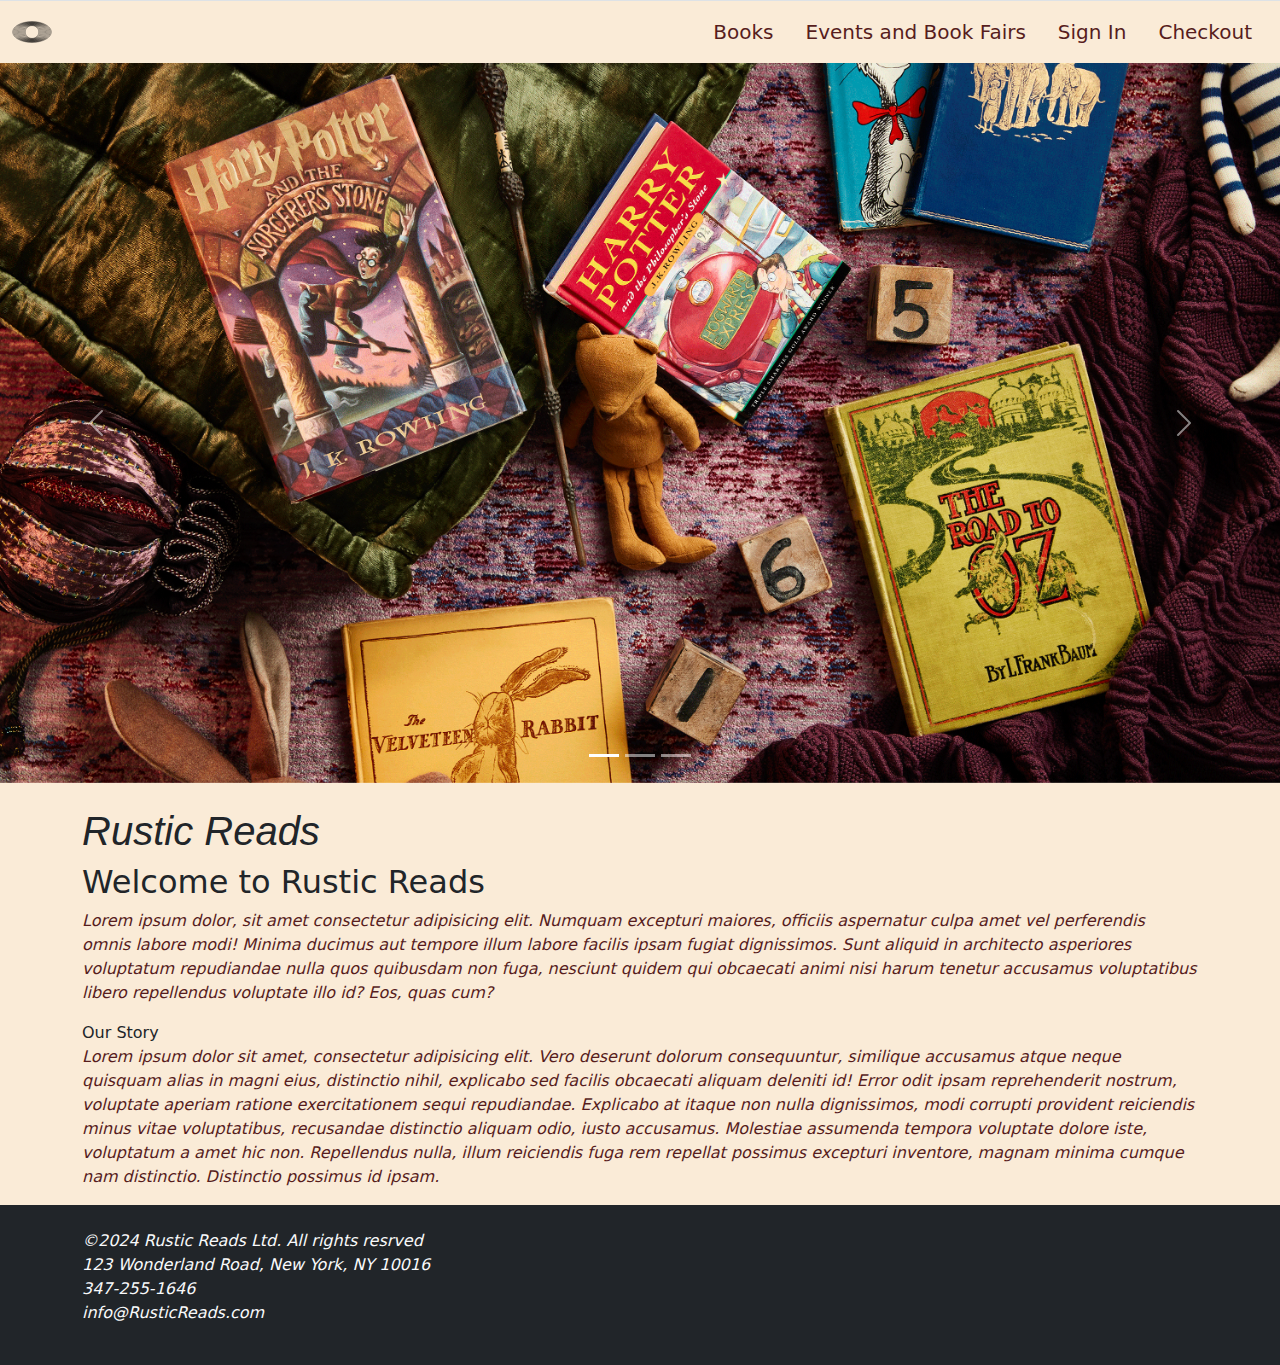
<file: index.html>
<!DOCTYPE html>
<html lang="en">
  <head>
    <meta charset="UTF-8" />
    <meta name="viewport" content="width=device-width, initial-scale=1.0" />
    <title>Rustic Reads</title>
    <link rel="stylesheet" href="/css/bootstrap.css" />
    <link rel="stylesheet" href="/css/custom.css" />
  </head>
  <body>
    <script
      src="https://cdn.jsdelivr.net/npm/bootstrap@5.3.3/dist/js/bootstrap.bundle.min.js"
      integrity="sha384-YvpcrYf0tY3lHB60NNkmXc5s9fDVZLESaAA55NDzOxhy9GkcIdslK1eN7N6jIeHz"
      crossorigin="anonymous"
    ></script>
    <header class="border-top  container-fluid d-flex justify-content-between align-items-center py-2">
      <a href="index.html">
        <img src="images/logoipsum-271.svg" style="background-color: antiquewhite" alt="Logo" />
      </a>
      <nav class="nav">
        <a class="nav-link" href="books.html">Books</a>
        <a class="nav-link" href="">Events and Book Fairs</a>
        <a class="nav-link" href="./login.html">Sign In</a>
        <a class="nav-link" href="./checkout.html">Checkout</a>
       
      </nav>
    </header>

    <div id="carouselExampleIndicators" class="carousel slide">
      <div class="carousel-indicators">
        <button
          type="button"
          data-bs-target="#carouselExampleIndicators"
          data-bs-slide-to="0"
          class="active"
          aria-current="true"
          aria-label="Slide 1"
        ></button>
        <button
          type="button"
          data-bs-target="#carouselExampleIndicators"
          data-bs-slide-to="1"
          aria-label="Slide 2"
        ></button>
        <button
          type="button"
          data-bs-target="#carouselExampleIndicators"
          data-bs-slide-to="2"
          aria-label="Slide 3"
        ></button>
      </div>
      <div class="carousel-inner">
        <div class="carousel-item active">
          <img src="/images/carousel_4_1.webp" class="d-block w-100 c-image" alt="..." />
        </div>
        <div class="carousel-item">
          <img src="images/storefront.webp" class="d-block w-100 c-image" alt="..." />
        </div>
        <div class="carousel-item">
          <img src="images/BB_Home_Page__0003_Header_3.png" class="d-block w-100 c-image" alt="..." />
        </div>
      </div>
      <button
        class="carousel-control-prev"
        type="button"
        data-bs-target="#carouselExampleIndicators"
        data-bs-slide="prev"
      >
        <span class="carousel-control-prev-icon" aria-hidden="true"></span>
        <span class="visually-hidden">Previous</span>
      </button>
      <button
        class="carousel-control-next"
        type="button"
        data-bs-target="#carouselExampleIndicators"
        data-bs-slide="next"
      >
        <span class="carousel-control-next-icon" aria-hidden="true"></span>
        <span class="visually-hidden">Next</span>
      </button>
    </div>
    <main class="container mt-4">
      <h1>Rustic Reads</h1>
      <h2>Welcome to Rustic Reads</h2>
      <p>
        Lorem ipsum dolor, sit amet consectetur adipisicing elit. Numquam excepturi maiores, officiis aspernatur culpa
        amet vel perferendis omnis labore modi! Minima ducimus aut tempore illum labore facilis ipsam fugiat
        dignissimos. Sunt aliquid in architecto asperiores voluptatum repudiandae nulla quos quibusdam non fuga,
        nesciunt quidem qui obcaecati animi nisi harum tenetur accusamus voluptatibus libero repellendus voluptate illo
        id? Eos, quas cum?
      </p>
      <div>Our Story</div>
      <p>
        Lorem ipsum dolor sit amet, consectetur adipisicing elit. Vero deserunt dolorum consequuntur, similique
        accusamus atque neque quisquam alias in magni eius, distinctio nihil, explicabo sed facilis obcaecati aliquam
        deleniti id! Error odit ipsam reprehenderit nostrum, voluptate aperiam ratione exercitationem sequi repudiandae.
        Explicabo at itaque non nulla dignissimos, modi corrupti provident reiciendis minus vitae voluptatibus,
        recusandae distinctio aliquam odio, iusto accusamus. Molestiae assumenda tempora voluptate dolore iste,
        voluptatum a amet hic non. Repellendus nulla, illum reiciendis fuga rem repellat possimus excepturi inventore,
        magnam minima cumque nam distinctio. Distinctio possimus id ipsam.
      </p>
    </main>
    <footer class=" site-footer bg-dark text-light py-4">
      <div class="container">
      <ul class="list-unstyled fw-light ">
        <li>&copy;2024 Rustic Reads Ltd. All rights resrved</li>
        <li>123 Wonderland Road, New York, NY 10016</li>
        <li>347-255-1646</li>
        <li>info@RusticReads.com</li>
      </ul>
    </div>
    </footer>
  </body>
</html>
</file>
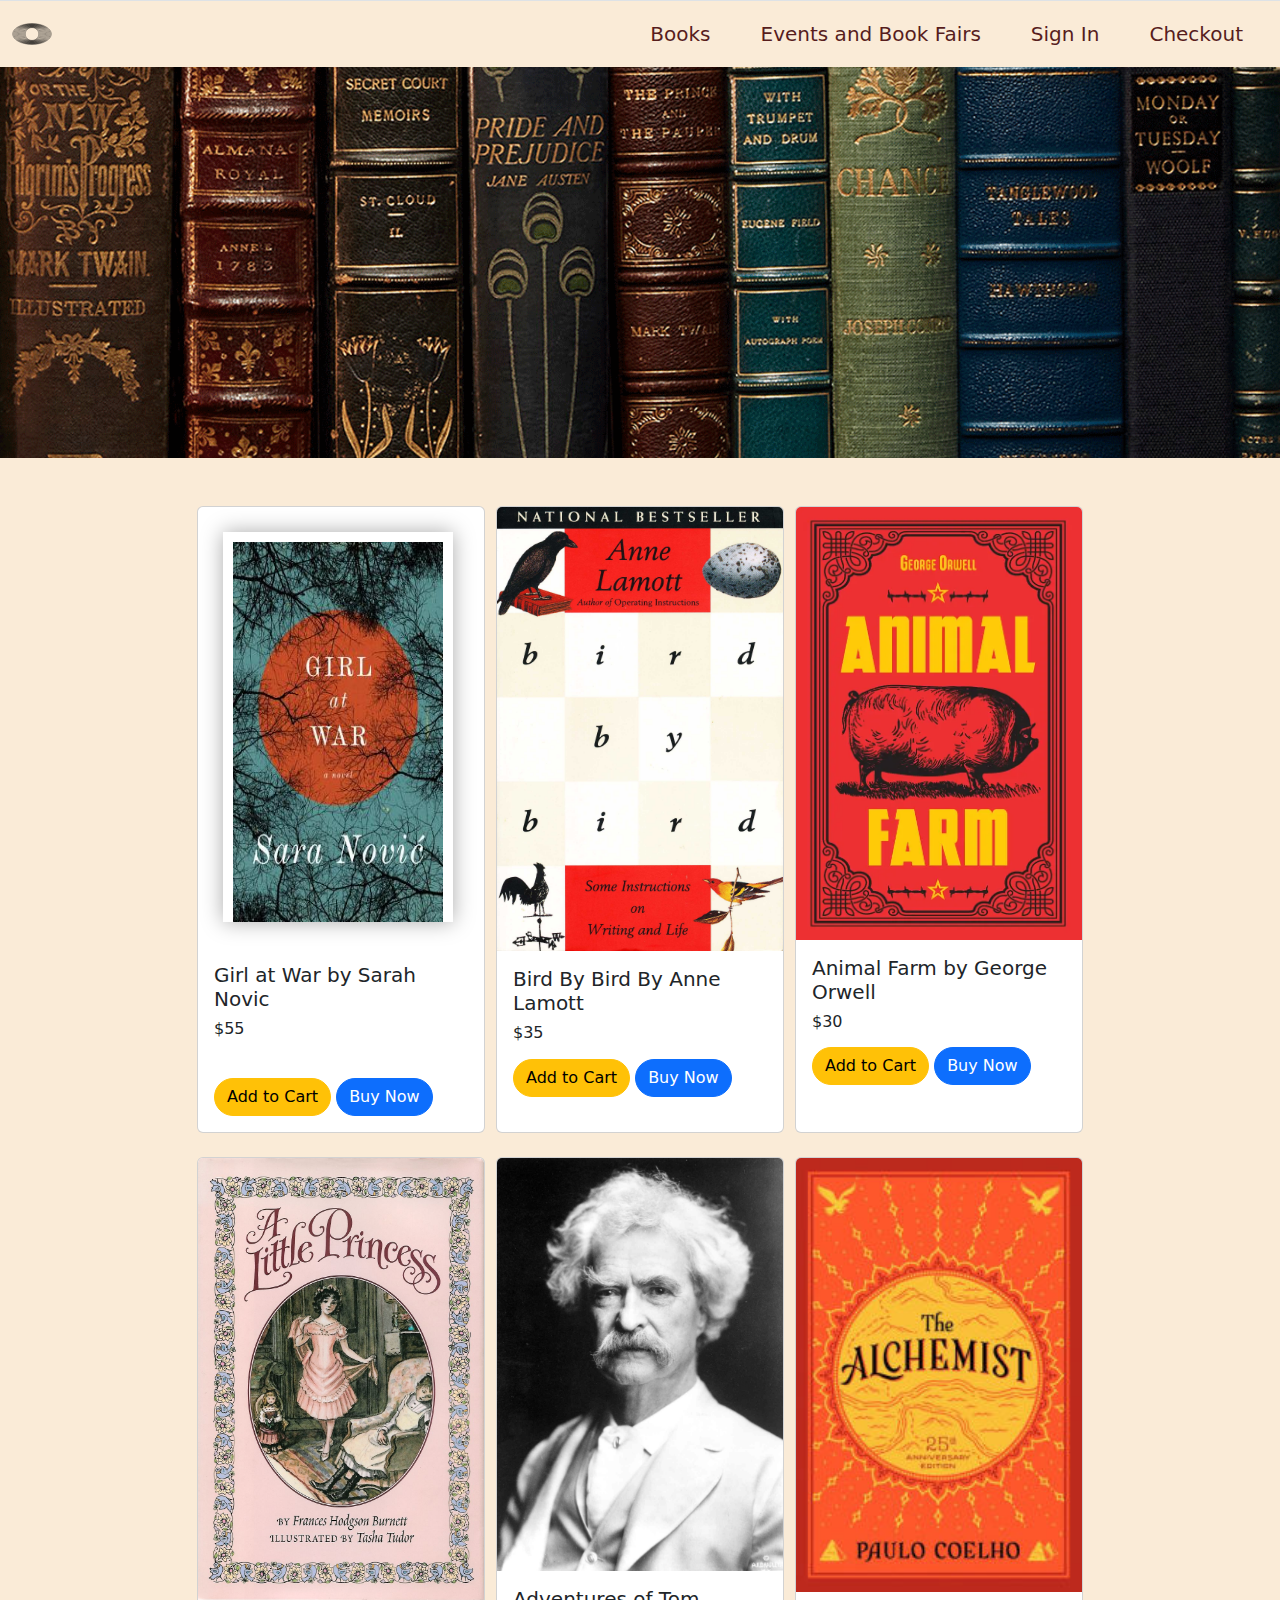
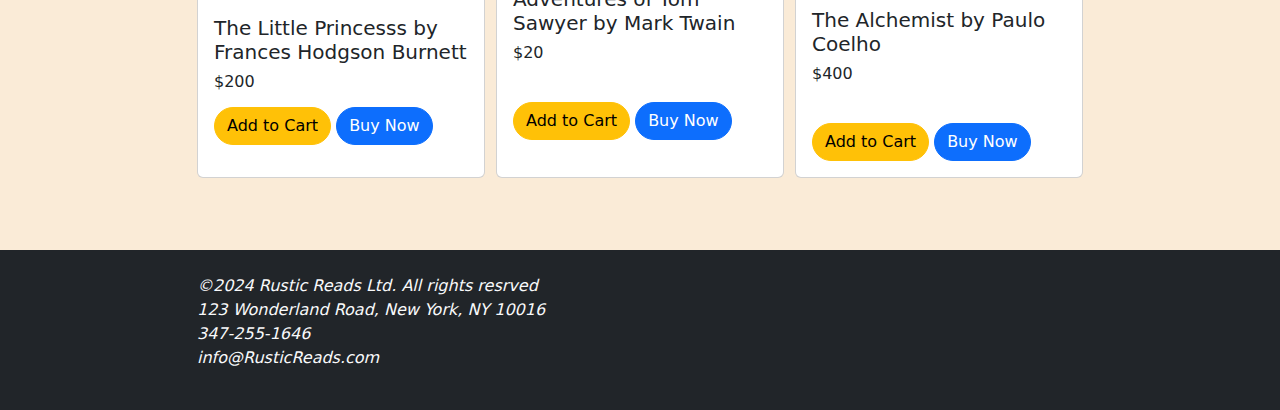
<file: books.html>
<!DOCTYPE html>
<html lang="en">
  <head>
    <meta charset="UTF-8" />
    <meta name="viewport" content="width=device-width, initial-scale=1.0" />
    <title>Products</title>
    <link rel="stylesheet" href="/css/bootstrap.css" />
    <link rel="stylesheet" href="/css/product.css" />
  </head>
  <body>
    <header class="border-top  container-fluid d-flex justify-content-between align-items-center py-2"> 
      <a href="index.html">
        <img src="images/logoipsum-271.svg" style="background-color: antiquewhite" alt="Logo" />
      </a>
      <nav class="nav">
        <a class="nav-link" href="books.html">Books</a>
        <a class="nav-link" href="">Events and Book Fairs</a>
        <a class="nav-link" href="./login.html">Sign In</a>
        <a class="nav-link" href="./checkout.html">Checkout</a>
       
      </nav>
    </header>
    <img src="images/cat267_2.webp" class="img-fluid" alt="Vintage books" height="550" width="2000" />
  </body>

  <main class="container-fluid px-5 py-5 d-flex justify-content-between flex-sm-wrap flex-column">
    <div class="container d-flex justify-content-between align-items-stretch mb-4">
      <div class="card" style="width: 18rem">
        <img src="images/23209971.jpg"   class="book 1" alt="Girl at War" />
        <div class="card-body">
          <h5 class="card-title">Girl at War by Sarah Novic </h5>
          <h6>$55</h6>
          <p class="card-text">
          </p>
          <br>
          <a href="" class="btn btn-warning rounded-5">Add to Cart</a>
          <a href="check-out.html" class="btn btn-primary rounded-5">Buy Now</a>
        </div>
      </div>
      <div class="card" style="width: 18rem">
        <img src="images/Bird-by-Bird-image1.jpg" class="card-img-top" alt="alexa-speaker" />
        <div class="card-body">
          <h5 class="card-title">Bird By Bird By Anne Lamott</h5>
            <h6>$35</h6>
          <p class="card-text">
            
          </p>
          <a href="" class="btn btn-warning rounded-5">Add to Cart</a>
          <a href="check-out.html" class="btn btn-primary rounded-5">Buy Now</a>
        </div>
      </div>
      <div class="card" style="width: 18rem">
        <img src="images/animalfarm.webp"  class="card-img-top" alt="food-container" />
        <div class="card-body">
          <h5 class="card-title">Animal Farm by George Orwell</h5>
          <h6>$30</h6>
          <p class="card-text">
          </p>
          <a href="" class="btn btn-warning rounded-5">Add to Cart</a>
          <a href="check-out.html" class="btn btn-primary rounded-5">Buy Now</a>
        </div>
      </div>
    </div>
    <div class="container d-flex justify-content-between mb-4">
      <div class="card" style="width: 18rem">
        <img src="images/little-princess-book-cover.jpg"  class="card-img-top" alt="The Little Princess" />
        <div class="card-body">
          <h5 class="card-title">The Little Princesss by Frances Hodgson Burnett</h5>
          <h6>$200</h6>
          <p class="card-text">
           
          </p>
          <a href="" class="btn btn-warning rounded-5">Add to Cart</a>
          <a href="check-out.html" class="btn btn-primary rounded-5">Buy Now</a>
        </div>
      </div>
      <div class="card" style="width: 18rem">
        <img src="images/28129-1.jpg"  class="card-img-top" alt="ipad-mini-case" />
        <div class="card-body">
          <h5 class="card-title"> Adventures of Tom Sawyer by Mark Twain</h5>
          <h6>$20</h6>
          <p class="card-text">
         
          </p>
          <br>
          <a href="" class="btn btn-warning rounded-5">Add to Cart</a>
          <a href="check-out.html" class="btn btn-primary rounded-5">Buy Now</a>
        </div>
      </div>
      <div class="card" style="width: 18rem">
        <img src="images/thealchemist.jpg"  class="card-img-top" alt="The Alchemist" />
        <div class="card-body">
          <h5 class="card-title">The Alchemist by Paulo Coelho</h5>
          <h6>$400</h6>
          <p class="card-text">
            
          </p>
          <br>
          <a href="" class="btn btn-warning rounded-5">Add to Cart</a>
          <a href="check-out.html" class="btn btn-primary rounded-5">Buy Now</a>
        </div>
      </div>
    </div>
  
    
</main>
  <footer class="bg-dark text-light py-4">
    <div class="container">
    <ul class="list-unstyled fw-light ">
      <li>&copy;2024 Rustic Reads Ltd. All rights resrved</li>
      <li>123 Wonderland Road, New York, NY 10016</li>
      <li>347-255-1646</li>
      <li>info@RusticReads.com</li>
    </ul>
  </div> 

  </footer>
  
</html>
</file>
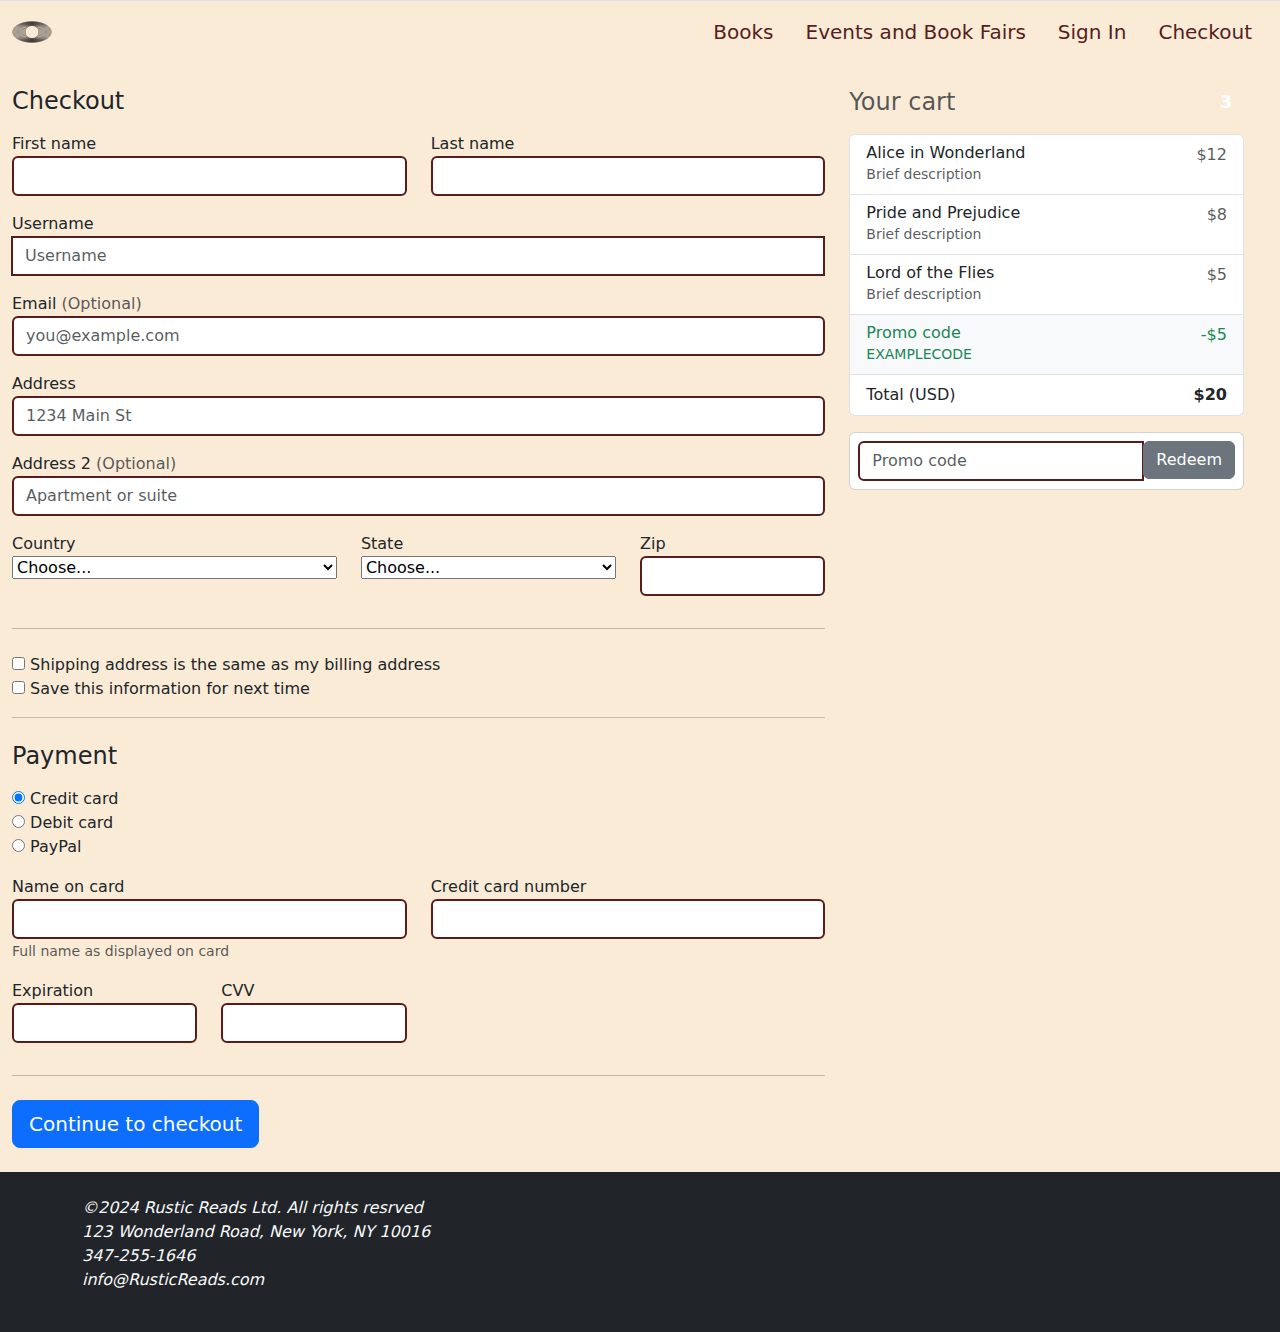
<file: checkout.html>
<!DOCTYPE html>
<html lang="en">
  <head>
    <meta charset="UTF-8" />
    <meta name="viewport" content="width=device-width, initial-scale=1.0" />
    <title>Document</title>
    <link rel="stylesheet" href="/css/bootstrap.css" />
    <link rel="stylesheet" href="/css/custom.css" />
  </head>
  <body>
    
    <header class="border-top  container-fluid d-flex justify-content-between align-items-center py-2">
        <a href="index.html">
          <img src="images/logoipsum-271.svg" style="background-color: antiquewhite" alt="Logo" />
        </a>
        <nav class="nav">
          <a class="nav-link" href="books.html">Books</a>
          <a class="nav-link" href="">Events and Book Fairs</a>
          <a class="nav-link" href="./login.html">Sign In</a>
          <a class="nav-link" href="./checkout.html">Checkout</a>
         
        </nav>
      </header>
    <br> 
    
    <div class="row container-fluid"> 
        <div class="col-md-4 order-md-2 mb-4">
            <h4 class="d-flex justify-content-between align-items-center mb-3">
                <span class="text-muted">Your cart</span>
                <span class="badge badge-secondary badge-pill">3</span>
            </h4>
            <ul class="list-group mb-3 sticky-top">
                <li class="list-group-item d-flex justify-content-between lh-condensed">
                    <div>
                        <h6 class="my-0">Alice in Wonderland</h6>
                        <small class="text-muted">Brief description</small>
                    </div>
                    <span class="text-muted">$12</span>
                </li>
                <li class="list-group-item d-flex justify-content-between lh-condensed">
                    <div>
                        <h6 class="my-0">Pride and Prejudice</h6>
                        <small class="text-muted">Brief description</small>
                    </div>
                    <span class="text-muted">$8</span>
                </li>
                <li class="list-group-item d-flex justify-content-between lh-condensed">
                    <div>
                        <h6 class="my-0">Lord of the Flies</h6>
                        <small class="text-muted">Brief description</small>
                    </div>
                    <span class="text-muted">$5</span>
                </li>
                <li class="list-group-item d-flex justify-content-between bg-light">
                    <div class="text-success">
                        <h6 class="my-0">Promo code</h6>
                        <small>EXAMPLECODE</small>
                    </div>
                    <span class="text-success">-$5</span>
                </li>
                <li class="list-group-item d-flex justify-content-between">
                    <span>Total (USD)</span>
                    <strong>$20</strong>
                </li>
            </ul>
            <form class="card p-2">
                <div class="input-group">
                    <input type="text" class="form-control" placeholder="Promo code">
                    <div class="input-group-append">
                        <button type="submit" class="btn btn-secondary">Redeem</button>
                    </div>
                </div>
            </form>
        </div>
        <div class="col-md-8 order-md-1">
            <h4 class="mb-3">Checkout</h4>
            <form class="needs-validation" novalidate="">
                <div class="row">
                    <div class="col-md-6 mb-3">
                        <label for="firstName">First name</label>
                        <input type="text" class="form-control" id="firstName" placeholder="" value="" required="">
                        <div class="invalid-feedback"> Valid first name is required. </div>
                    </div>
                    <div class="col-md-6 mb-3">
                        <label for="lastName">Last name</label>
                        <input type="text" class="form-control" id="lastName" placeholder="" value="" required="">
                        <div class="invalid-feedback"> Valid last name is required. </div>
                    </div>
                </div>
                <div class="mb-3">
                    <label for="username">Username</label>
                    <div class="input-group">
                        <div class="input-group-prepend">
                           
                        </div>
                        <input type="text" class="form-control" id="username" placeholder="Username" required="" maxlength="128">
                        <div class="invalid-feedback" style="width: 100%;"> Your username is required. </div>
                    </div>
                </div>
                <div class="mb-3">
                    <label for="email">Email <span class="text-muted">(Optional)</span></label>
                    <input type="email" class="form-control" id="email" placeholder="you@example.com" maxlength="128">
                    <div class="invalid-feedback"> Please enter a valid email address for shipping updates. </div>
                </div>
                <div class="mb-3">
                    <label for="address">Address</label>
                    <input type="text" class="form-control" id="address" placeholder="1234 Main St" required="" maxlength="128">
                    <div class="invalid-feedback"> Please enter your shipping address. </div>
                </div>
                <div class="mb-3">
                    <label for="address2">Address 2 <span class="text-muted">(Optional)</span></label>
                    <input type="text" class="form-control" id="address2" placeholder="Apartment or suite">
                </div>
                <div class="row">
                    <div class="col-md-5 mb-3">
                        <label for="country">Country</label>
                        <select class="custom-select d-block w-100" id="country" required="">
                            <option value="">Choose...</option>
                            <option>United States</option>
                        </select>
                        <div class="invalid-feedback"> Please select a valid country. </div>
                    </div>
                    <div class="col-md-4 mb-3">
                        <label for="state">State</label>
                        <select class="custom-select d-block w-100" id="state" required="">
                            <option value="">Choose...</option>
                            <option>California</option>
                        </select>
                        <div class="invalid-feedback"> Please provide a valid state. </div>
                    </div>
                    <div class="col-md-3 mb-3">
                        <label for="zip">Zip</label>
                        <input type="text" class="form-control" id="zip" placeholder="" required="">
                        <div class="invalid-feedback"> Zip code required. </div>
                    </div>
                </div>
                <hr class="mb-4">
                <div class="custom-control custom-checkbox">
                    <input type="checkbox" class="custom-control-input" id="same-address">
                    <label class="custom-control-label" for="same-address">Shipping address is the same as my billing address</label>
                </div>
                <div class="custom-control custom-checkbox">
                    <input type="checkbox" class="custom-control-input" id="save-info">
                    <label class="custom-control-label" for="save-info">Save this information for next time</label>
                </div>
                <hr class="mb-4">
                <h4 class="mb-3">Payment</h4>
                <div class="d-block my-3">
                    <div class="custom-control custom-radio">
                        <input id="credit" name="paymentMethod" type="radio" class="custom-control-input" checked="" required="">
                        <label class="custom-control-label" for="credit">Credit card</label>
                    </div>
                    <div class="custom-control custom-radio">
                        <input id="debit" name="paymentMethod" type="radio" class="custom-control-input" required="">
                        <label class="custom-control-label" for="debit">Debit card</label>
                    </div>
                    <div class="custom-control custom-radio">
                        <input id="paypal" name="paymentMethod" type="radio" class="custom-control-input" required="">
                        <label class="custom-control-label" for="paypal">PayPal</label>
                    </div>
                </div>
                <div class="row">
                    <div class="col-md-6 mb-3">
                        <label for="cc-name">Name on card</label>
                        <input type="text" class="form-control" id="cc-name" placeholder="" required="">
                        <small class="text-muted">Full name as displayed on card</small>
                        <div class="invalid-feedback"> Name on card is required </div>
                    </div>
                    <div class="col-md-6 mb-3">
                        <label for="cc-number">Credit card number</label>
                        <input type="text" class="form-control" id="cc-number" placeholder="" required="">
                        <div class="invalid-feedback"> Credit card number is required </div>
                    </div>
                </div>
                <div class="row">
                    <div class="col-md-3 mb-3">
                        <label for="cc-expiration">Expiration</label>
                        <input type="text" class="form-control" id="cc-expiration" placeholder="" required="">
                        <div class="invalid-feedback"> Expiration date required </div>
                    </div>
                    <div class="col-md-3 mb-3">
                        <label for="cc-cvv">CVV</label>
                        <input type="text" class="form-control" id="cc-cvv" placeholder="" required="">
                        <div class="invalid-feedback"> Security code required </div>
                    </div>
                </div>
                <hr class="mb-4">
                <button class="btn btn-primary btn-lg btn-block" type="submit">Continue to checkout</button>
            </form>
        </div>
    </div>

    <br>
    <!-- <footer class="my-5 pt-5 text-muted text-center text-small">
        <p class="mb-1">© 2017-2019 Company Name</p>
        <ul class="list-inline">
            <li class="list-inline-item"><a href="#">Privacy</a></li>
            <li class="list-inline-item"><a href="#">Terms</a></li>
            <li class="list-inline-item"><a href="#">Support</a></li>
        </ul>
    </footer> -->
    <footer class=" site-footer bg-dark text-light py-4">
        <div class="container">
        <ul class="list-unstyled fw-light ">
          <li>&copy;2024 Rustic Reads Ltd. All rights resrved</li>
          <li>123 Wonderland Road, New York, NY 10016</li>
          <li>347-255-1646</li>
          <li>info@RusticReads.com</li>
        </ul>
      </div>
      </footer>
<div>
</div>
  </body> 
  
    
</html>
</file>
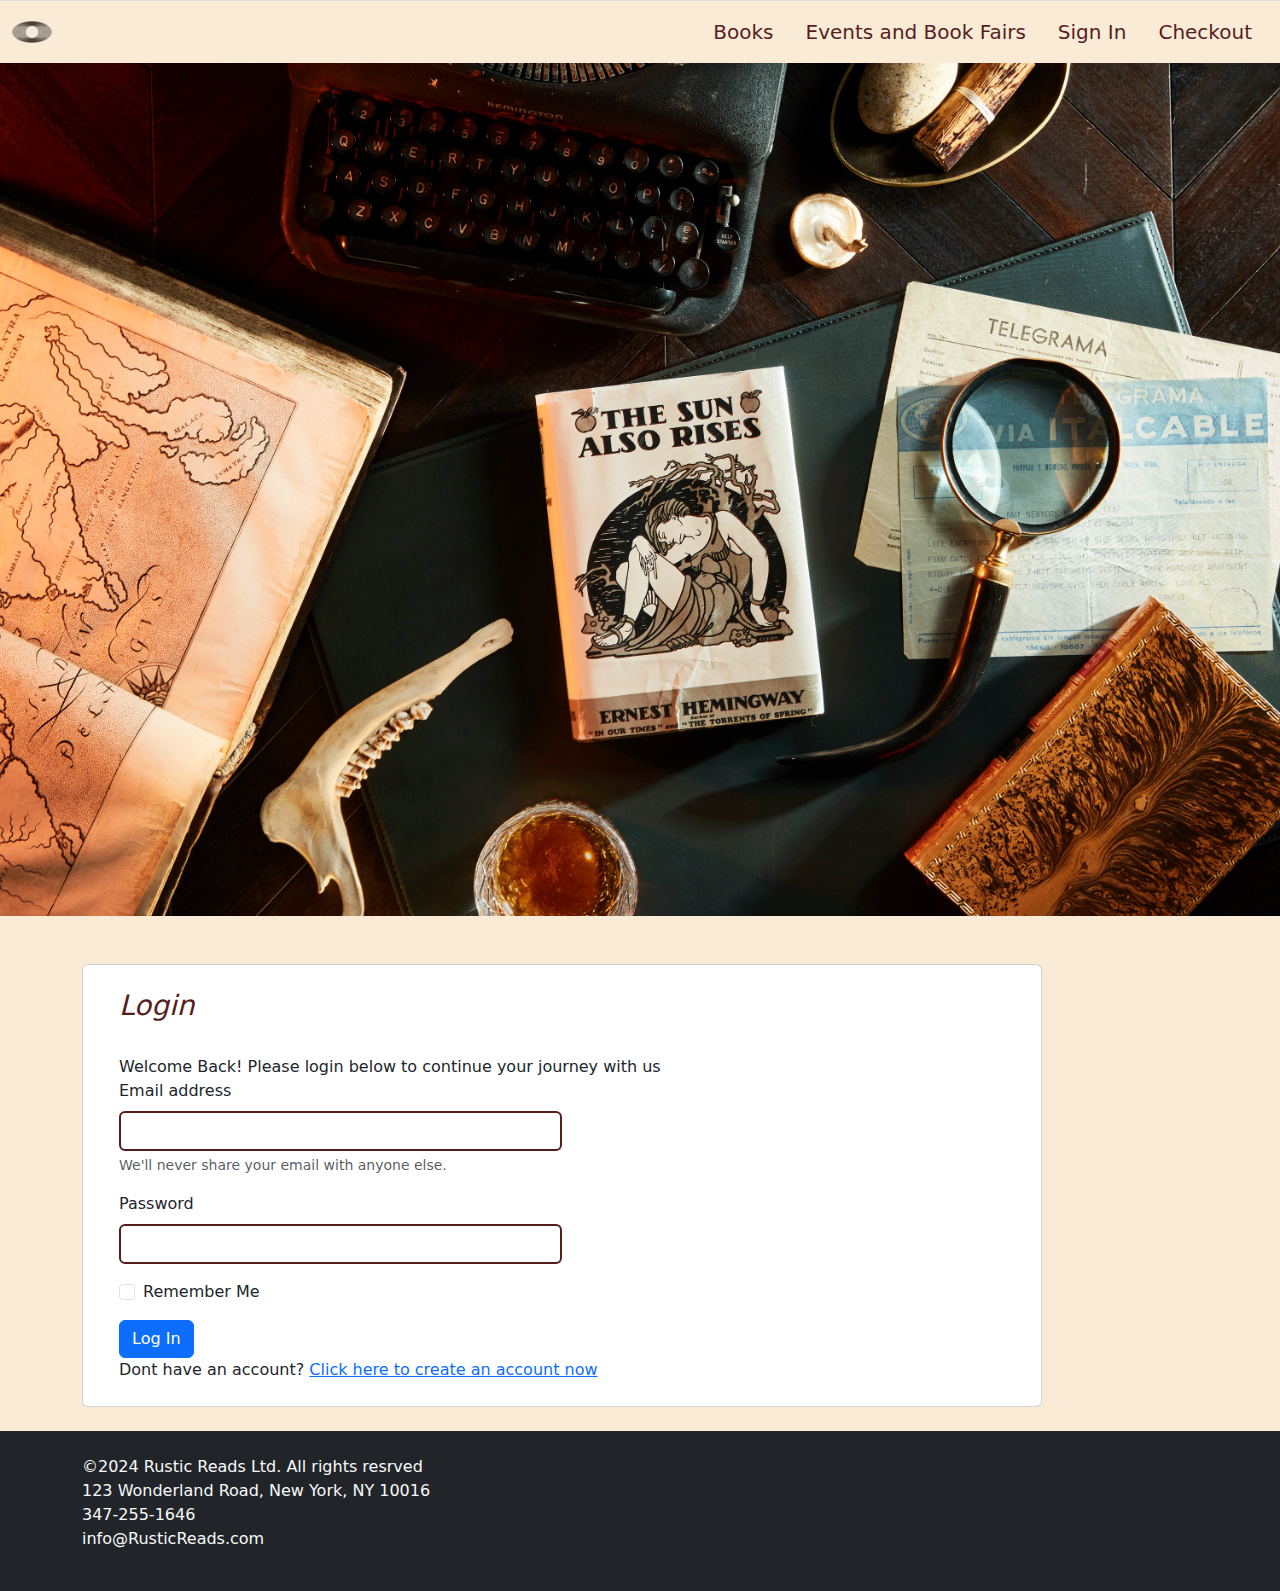
<file: login.html>
<!DOCTYPE html>
<html lang="en">
  <head>
    <meta charset="UTF-8" />
    <meta name="viewport" content="width=device-width, initial-scale=1.0" />
    <title>Document</title>
    <link rel="stylesheet" href="/css/bootstrap.css" />
    <link rel="stylesheet" href="./css/custom.css" />
  </head>
  <body style="background-color: antiquewhite">
    <header class="border-top  container-fluid d-flex justify-content-between align-items-center py-2"> 
      <a href="index.html">
        <img src="images/logoipsum-271.svg" style="background-color: antiquewhite" alt="Logo" />
      </a>
      <nav class="nav">
        <a class="nav-link" href="books.html">Books</a>
        <a class="nav-link" href="">Events and Book Fairs</a>
        <a class="nav-link" href="./login.html">Sign In</a>
        <a class="nav-link" href="./checkout.html">Checkout</a>
       
      </nav>
    </header>
    <img src="images/BB_News_Book_Fairs_Header.png" class="img-fluid" height="500"  alt=" ernesthemingway "> 
    <br>
    <br>
    <br>
    <div class="container"> 
      <div class="card p-4 mb-4"  style="width:60rem;">
        <div class="container justify-content-center align-items-center" >
          <h3>Login</h3>
        </div>
        <br>
        <div class="container justify-content-center align-items-center"> Welcome Back! Please login below to continue your journey with us</div>
     
      <div class="container justify-content-center align-items-center">
        <form class="">
          <div class="mb-3 form-group">
            
            <label for="exampleInputEmail1" class="form-label">Email address</label>
            <input type="email" class="form-control w-50" id="exampleInputEmail1"  aria-describedby="emailHelp" />
            <div id="emailHelp" class="form-text">We'll never share your email with anyone else.</div>
          </div>
          <div class="mb-3  form-group">
            <label for="exampleInputPassword1" class="form-label">Password</label>
            <input type="password" class="form-control w-50" id="exampleInputPassword1" />
          </div>
          <div class="mb-3 form-check">
            <input type="checkbox" class="form-check-input" id="exampleCheck1" />
            <label class="form-check-label" for="exampleCheck1">Remember Me
              
            </label>
          </div>
          <button type="submit" class="btn btn-primary">Log In</button>
          <div> Dont have an account?
            <a href="/registration.html "> Click here to create an account now</a> 
            </div>
        </form>
      </div>
    </div>



    </div>

    <footer class="bg-dark text-light py-4">
      <div class="container">
      <ul class="list-unstyled fw-light ">
        <li>&copy;2024 Rustic Reads Ltd. All rights resrved</li>
        <li>123 Wonderland Road, New York, NY 10016</li>
        <li>347-255-1646</li>
        <li>info@RusticReads.com</li>
      </ul>
    </div>
    </footer>  
  </body>
</html>
</file>
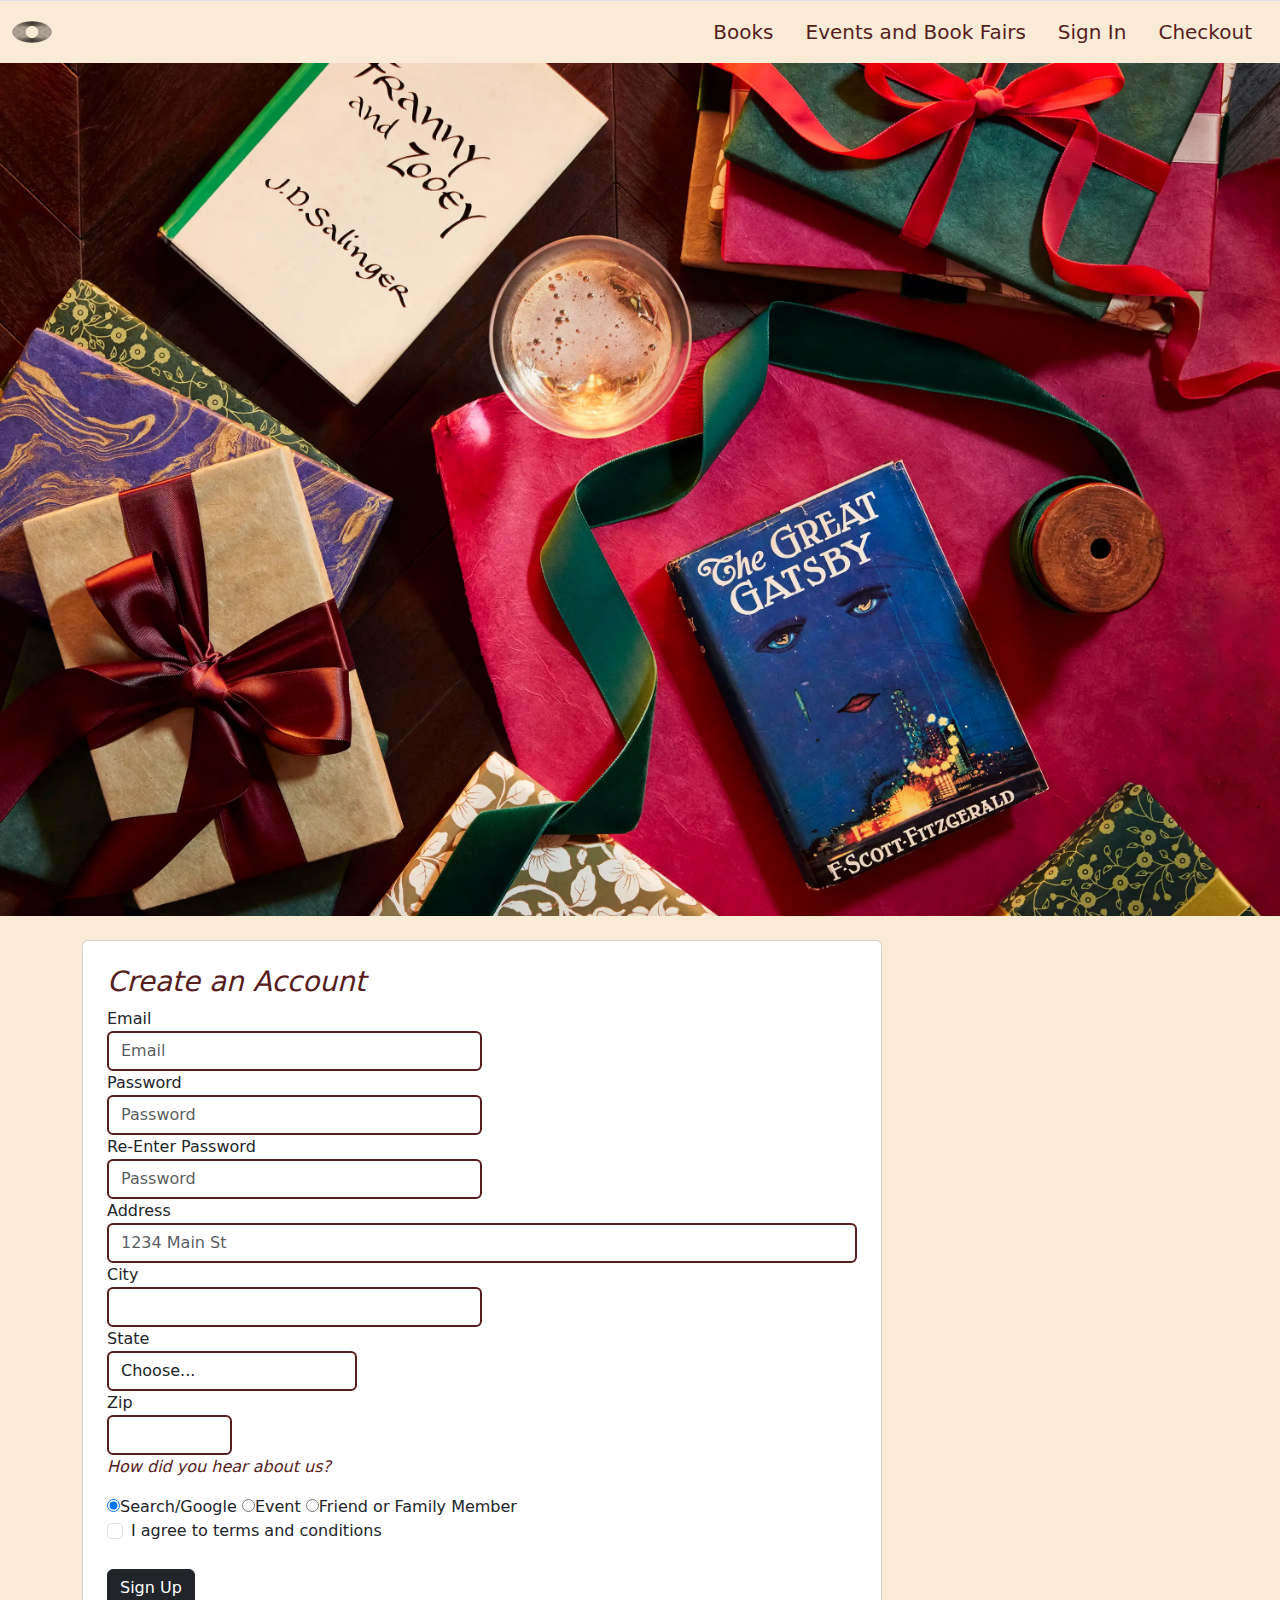
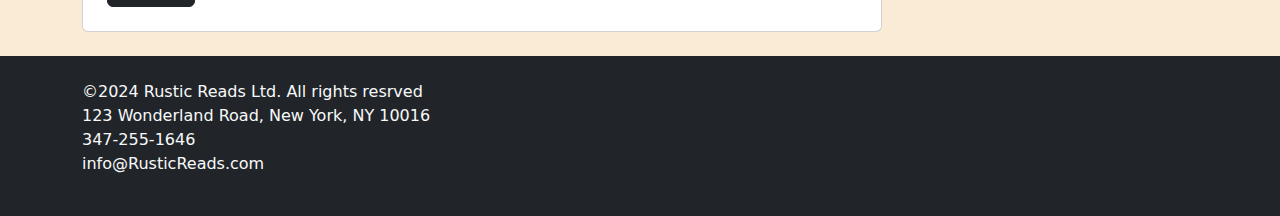
<file: registration.html>
<!DOCTYPE html>
<html lang="en">
  <head>
    <meta charset="UTF-8" />
    <meta name="viewport" content="width=device-width, initial-scale=1.0" />
    <title>Sign Up</title>
    <link rel="stylesheet" href="/css/bootstrap.css" />
    <link rel="stylesheet" href="css/custom.css" />
  </head>
  <body id="registration">
    <header class="border-top  container-fluid d-flex justify-content-between align-items-center py-2">
      <a href="index.html">
        <img src="images/logoipsum-271.svg" style="background-color: antiquewhite" alt="Logo" />
      </a>
      <nav class="nav">
        <a class="nav-link" href="books.html">Books</a>
        <a class="nav-link" href="">Events and Book Fairs</a>
        <a class="nav-link" href="./login.html">Sign In</a>
        <a class="nav-link" href="./checkout.html">Checkout</a>
       
      </nav>
    </header>
    <img src="images/carousel_5_1.webp" height="200" class="img-fluid" alt=" redbooktheme " />
    <br>
    <br>
    <div class="container">
      <div class="card p-4 mb-4"  style="width:50rem;">
        <form >
          <h3>Create an Account</h3>
          <div class="form-row">
            <div class="form-group col-md-6">
              <label for="inputEmail4">Email</label>
              <input type="email" class="form-control" id="inputEmail4" placeholder="Email" maxlength="128" />
            </div>
            <div class="form-group col-md-6">
              <label for="inputPassword4">Password</label>
              <input type="password" class="form-control" id="inputPassword4" placeholder="Password" max="128" />
            </div>
            <div class="form-group col-md-6">
              <label for="inputPassword5"> Re-Enter Password</label>
              <input type="password" class="form-control" id="inputPassword5" placeholder="Password" maxlength="128" />
            </div>
          </div>
          <div class="form-group">
            <label for="inputAddress">Address</label>
            <input type="text" class="form-control" id="inputAddress" placeholder="1234 Main St" />
          </div>
  
          <div class="form-row">
            <div class="form-group col-md-6">
              <label for="inputCity">City</label>
              <input type="text" class="form-control" id="inputCity" />
            </div>
            <div class="form-group col-md-4">
              <label for="inputState">State</label>
              <select id="inputState" class="form-control">
                <option selected>Choose...</option>
                <option>...</option>
              </select>
            </div>
            <div class="form-group col-md-2">
              <label for="inputZip">Zip</label>
              <input type="text" class="form-control" id="inputZip" />
            </div>
            <div>
              <p>How did you hear about us?</p>
              <label for="opt-0"><input type="radio" name="opt" id="opt-0" checked />Search/Google</label>
              <label for="opt-1"><input type="radio" name="opt" id="opt-1" />Event</label>
              <label for="opt-2"><input type="radio" name="opt" id="opt-2" />Friend or Family Member</label>
            </div>
          </div>
  
          <div class="form-group"></div>
          <div class="form-check">
            <input class="form-check-input" type="checkbox" id="gridCheck" />
            <label class="form-check-label" for="gridCheck"> I agree to terms and conditions </label>
          </div>
          <br />
          <button type="submit" class="btn btn-dark">Sign Up</button>
        </form>
      </div>
    </div>
    <footer class="bg-dark text-light py-4">
      <div class="container">
      <ul class="list-unstyled fw-light ">
        <li>&copy;2024 Rustic Reads Ltd. All rights resrved</li>
        <li>123 Wonderland Road, New York, NY 10016</li>
        <li>347-255-1646</li>
        <li>info@RusticReads.com</li>
      </ul>
    </div>
    </footer>
  </body>
  
</html>
</file>
<file: css/custom.css>
body{ 
    background-color: antiquewhite;
} 
.c-image {  
    height: 45rem;
    background-position: center; 
    object-fit: cover; 
    background-size: cover;
}
.header {
    border-color: black;
} 
p{ 
color: rgb(87, 29, 29);
font-style: italic; 
text-align: left; 
margin: 4;

} 

a:hover{
    color: rgb(87, 29, 29); 
    font-style: italic;

} 

h1{
font-family: "mr-eaves-xl-modern", "Trebuchet MS", "Lucida Grande", "Lucida Sans Unicode", "Lucida Sans", "Tahoma", sans-serif;
font-style:italic;
} 

.nav-link{
    color: rgb(87, 29, 29); 
    
} 
.nav-link{
    color: rgb(87, 29, 29);
    font-size: 20px;
    text-decoration: none; 
    font-weight: 510;
    /* padding: 10px 20px; */
    /* margin: 0 5px; */
    position: relative;
    overflow: hidden;
  }
  
  .nav-link::before,
  .nav-link::after {
    content: "";
    position: absolute;
    width: 0;
    height: 2px;
    background: black;
    transition: all 0.5s;
  }
  
  .nav-link::before {
    top: 0;
    left: 0;
  }
  
  .nav-link::after {
    bottom: 0;
    right: 0;
  }
  
  .nav-link:hover::before {
    width: 100%;
    transition: width 0.25s ease-in-out;
  }
  
  .nav-link:hover::after {
    width: 100%;
    transition: width 0.25s ease-in-out 0.25s;
  }
  

  .form-control {
    border: 3px solid #26351f;
    border-top-width: 2px;
    border-right-width: 2px;
    border-bottom-width: 2px;
    border-left-width: 2px;
    border-top-style: solid;
    border-right-style: solid;
    border-bottom-style: solid;
    border-left-style: solid;
    border-top-color: rgb(87, 29, 29);
    border-right-color: rgb(87, 29, 29);
    border-bottom-color: rgb(87, 29, 29);
    border-left-color: rgb(87, 29, 29);
    border-image-source: initial;
    border-image-slice: initial;
    border-image-width: initial;
    border-image-outset: initial;
    border-image-repeat: initial;
}
h3{ 
    color: rgb(87, 29, 29); 
    font-style: italic;
}

.site-footer {
    font-style: italic;

}
</file>
<file: css/product.css>
body {
  background-color: antiquewhite;
}

.container {
  margin: 0 auto;
  max-width: 910px;
}

.choose {
  width: 100%;
  height: 40px;
}
.fa {
  margin-right: 20px;
  font-size: 30px;
  color: gray;
  float: right;
}
/******************************************
  Book stuff
  *******************************************/

.book {
  display: inline-block;
  width: 230px;
  height: 390px;
  box-shadow: 0 0 20px #aaa;
  margin: 25px;
  padding: 10px 10px 0 10px;
  vertical-align: top;
  transition: height 1s;
}

.cover {
  border: 2px solid gray;
  height: 80%;
  overflow: hidden;
}

.cover img {
  width: 100%;
}

.book p {
  margin-top: 12px;
  font-size: 20px;
}

.book .author {
  font-size: 15px;
}
@media (max-width: 941px) {
  .container {
    max-width: 700px;
  }
  .book {
    margin: 49px;
  }
}
@media (max-width: 730px) {
  .book {
    display: block;
    margin: 0 auto;
    margin-top: 50px;
  }
}

/*********************************
  other
  **********************************/

h1 {
  color: rgb(87, 29, 61);
  text-align: center;
  font-size: 50px;
  margin-bottom: -3px;
}

/**********************************
  display change
  ***********************************/
/*book height smaller, cover opacity, move text onto cover and star too
  animate it */
#list-th:target .book {
  height: 100px;
  width: 250px;
  padding: 10px;
  margin: 25px auto 25px auto;
}

#list-th:target .cover {
  width: 246px;
}

#list-th:target img {
  opacity: 0.1;
}

#list-th:target p {
  margin-top: -62px;
  margin-left: 20px;
}
/* remove button? */
#large-th:target .book {
  height: 390px;
}

h1 {
  font-family: Athelas, Palatino, "Palatino Linotype", "Palatino LT STD", "Book Antiqua", Georgia, serif;
  font-weight: 400;
  padding: 0;
  margin: 100px 0 100px 0;
  text-decoration: underline;
  text-underline-offset: 14px;
  text-decoration-color: #3a1717;
  line-height: 54px;
}

nav-link {
  color: rgb(87, 29, 29);
}
.nav-link {
  color: rgb(87, 29, 29);
  font-size: 20px;
  font-weight: 510;
  text-decoration: none;
  padding: 10px 20px;
  margin: 0 5px;
  position: relative;
  overflow: hidden;
}

.nav-link::before,
.nav-link::after {
  content: "";
  position: absolute;
  width: 0;
  height: 2px;
  background: black;
  transition: all 0.5s;
  font-style: italic;
}

.nav-link::before {
  top: 0;
  left: 0;
}

.nav-link::after {
  bottom: 0;
  right: 0;
}

.nav-link:hover::before {
  width: 100%;
  transition: width 0.25s ease-in-out;
}

.nav-link:hover::after {
  width: 100%;
  transition: width 0.25s ease-in-out 0.25s;
}

a:hover {
  color: rgb(87, 29, 29);
  font-style: italic;
}

footer {
  font-style: italic;
}
</file>
